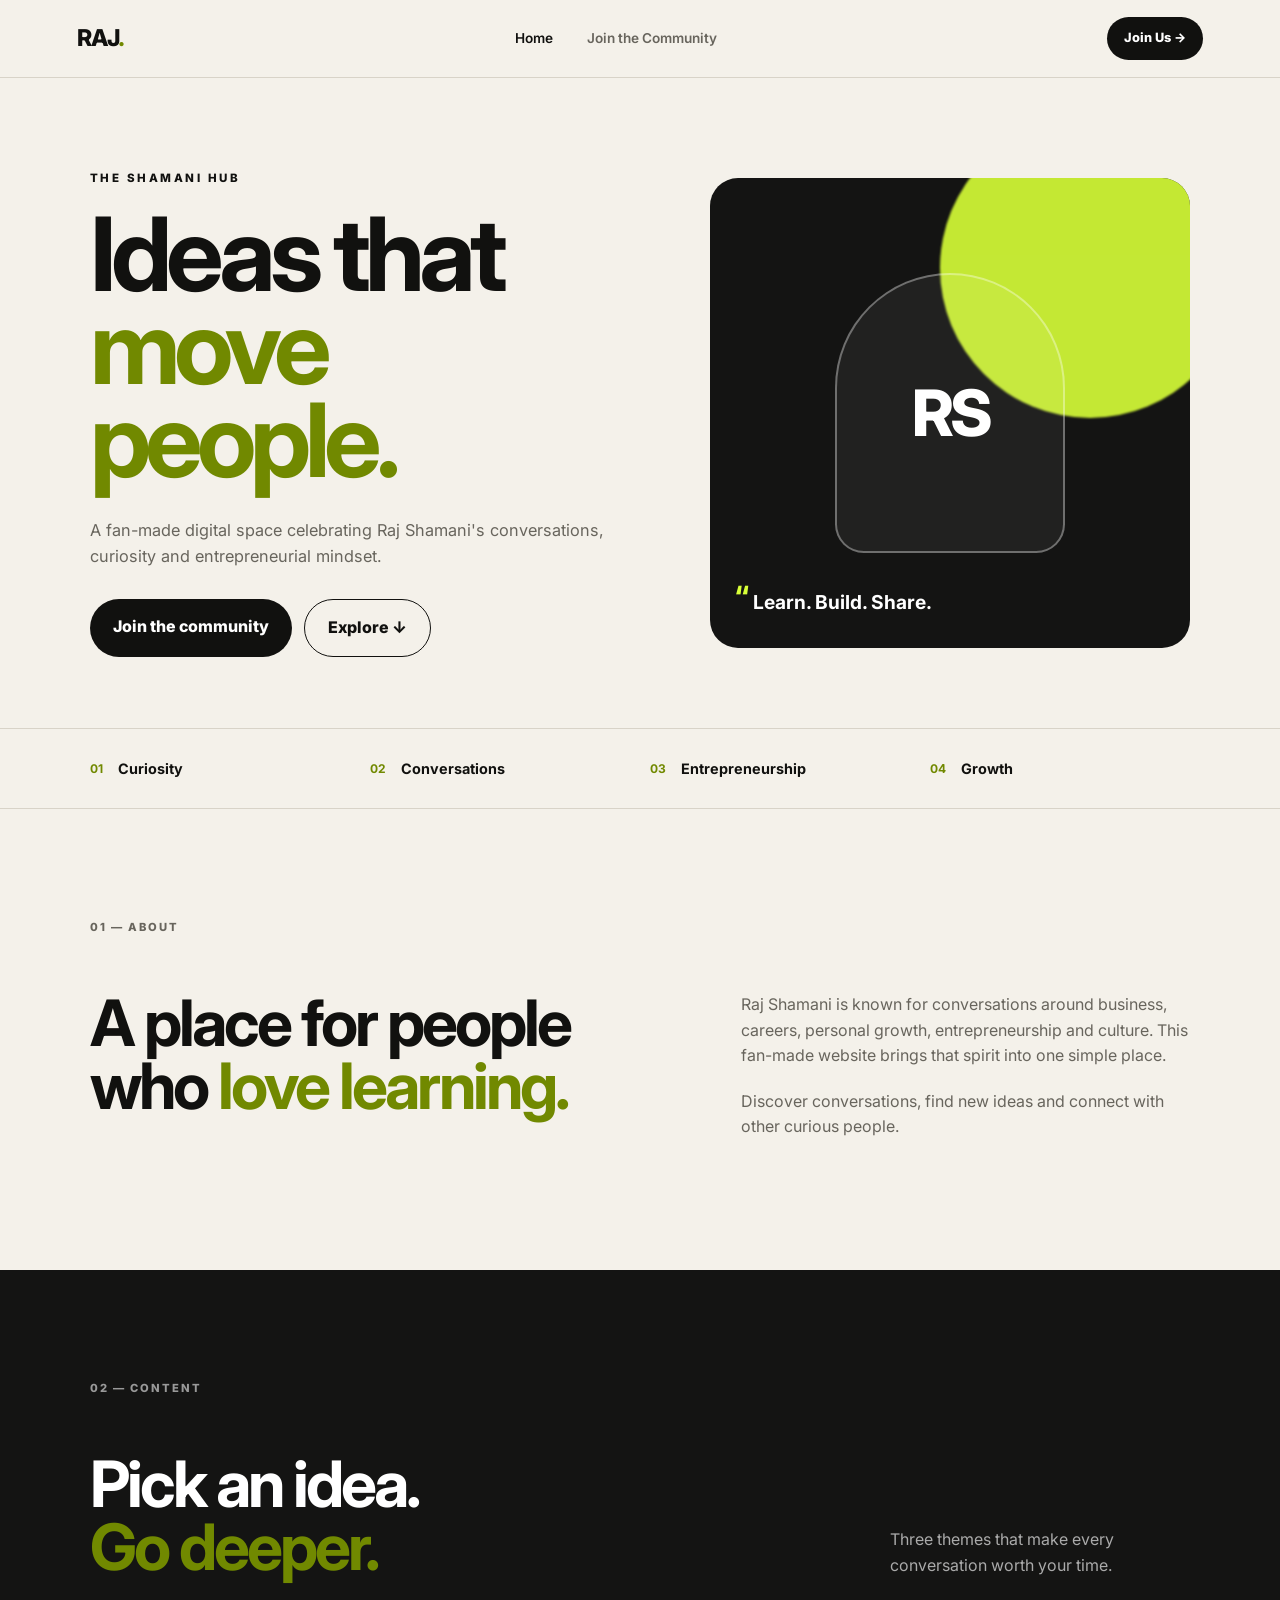
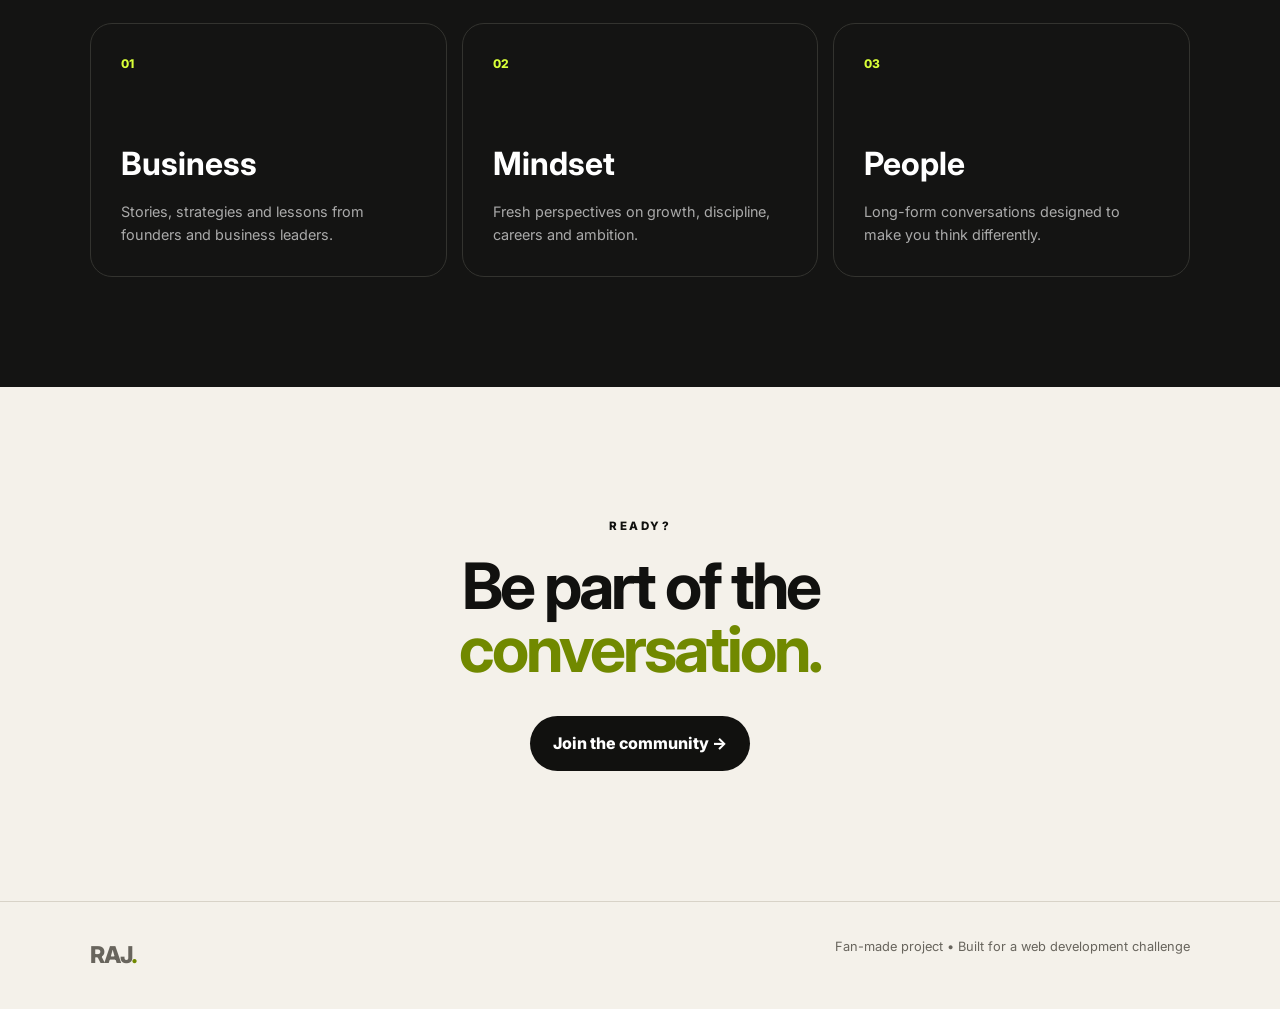
<file: index.html>
<!DOCTYPE html>
<html lang="en">
<head>
  <meta charset="UTF-8">
  <meta name="viewport" content="width=device-width, initial-scale=1.0">
  <meta name="description" content="A fan-made Raj Shamani creator hub.">
  <title>Raj Shamani | The Shamani Hub</title>
  <link rel="preconnect" href="https://fonts.googleapis.com">
  <link rel="preconnect" href="https://fonts.gstatic.com" crossorigin>
  <link href="https://fonts.googleapis.com/css2?family=Inter:wght@400;500;600;700;800&display=swap" rel="stylesheet">
  <link rel="stylesheet" href="style.css">
</head>
<body>
  <nav class="navbar">
    <a class="logo" href="index.html">RAJ<span>.</span></a>
    <div class="nav-links">
      <a class="active" href="index.html">Home</a>
      <a href="join.html">Join the Community</a>
    </div>
    <a class="nav-cta" href="join.html">Join Us →</a>
  </nav>

  <main>
    <section class="hero">
      <div class="hero-copy">
        <p class="eyebrow">THE SHAMANI HUB</p>
        <h1>Ideas that<br><span>move people.</span></h1>
        <p class="hero-text">
          A fan-made digital space celebrating Raj Shamani's conversations,
          curiosity and entrepreneurial mindset.
        </p>
        <div class="hero-buttons">
          <a class="button primary" href="join.html">Join the community</a>
          <a class="button secondary" href="#about">Explore ↓</a>
        </div>
      </div>

      <div class="hero-card">
        <div class="hero-glow"></div>
        <div class="portrait-placeholder">RS</div>
        <div class="quote">
          <span>“</span>
          Learn. Build. Share.
        </div>
      </div>
    </section>

    <section class="stats">
      <div><strong>01</strong><span>Curiosity</span></div>
      <div><strong>02</strong><span>Conversations</span></div>
      <div><strong>03</strong><span>Entrepreneurship</span></div>
      <div><strong>04</strong><span>Growth</span></div>
    </section>

    <section id="about" class="section">
      <div class="section-label">01 — ABOUT</div>
      <div class="about-grid">
        <h2>A place for people who <span>love learning.</span></h2>
        <div>
          <p>
            Raj Shamani is known for conversations around business, careers,
            personal growth, entrepreneurship and culture. This fan-made
            website brings that spirit into one simple place.
          </p>
          <p>
            Discover conversations, find new ideas and connect with other
            curious people.
          </p>
        </div>
      </div>
    </section>

    <section class="section dark-section">
      <div class="section-label">02 — CONTENT</div>
      <div class="section-heading">
        <h2>Pick an idea.<br><span>Go deeper.</span></h2>
        <p>Three themes that make every conversation worth your time.</p>
      </div>

      <div class="cards">
        <article class="content-card">
          <div class="card-number">01</div>
          <h3>Business</h3>
          <p>Stories, strategies and lessons from founders and business leaders.</p>
        </article>
        <article class="content-card">
          <div class="card-number">02</div>
          <h3>Mindset</h3>
          <p>Fresh perspectives on growth, discipline, careers and ambition.</p>
        </article>
        <article class="content-card">
          <div class="card-number">03</div>
          <h3>People</h3>
          <p>Long-form conversations designed to make you think differently.</p>
        </article>
      </div>
    </section>

    <section class="cta-section">
      <p class="eyebrow">READY?</p>
      <h2>Be part of the<br><span>conversation.</span></h2>
      <a class="button primary" href="join.html">Join the community →</a>
    </section>
  </main>

  <footer>
    <div class="logo">RAJ<span>.</span></div>
    <p>Fan-made project • Built for a web development challenge</p>
  </footer>
  <script src="script.js"></script>
</body>
</html>
</file>
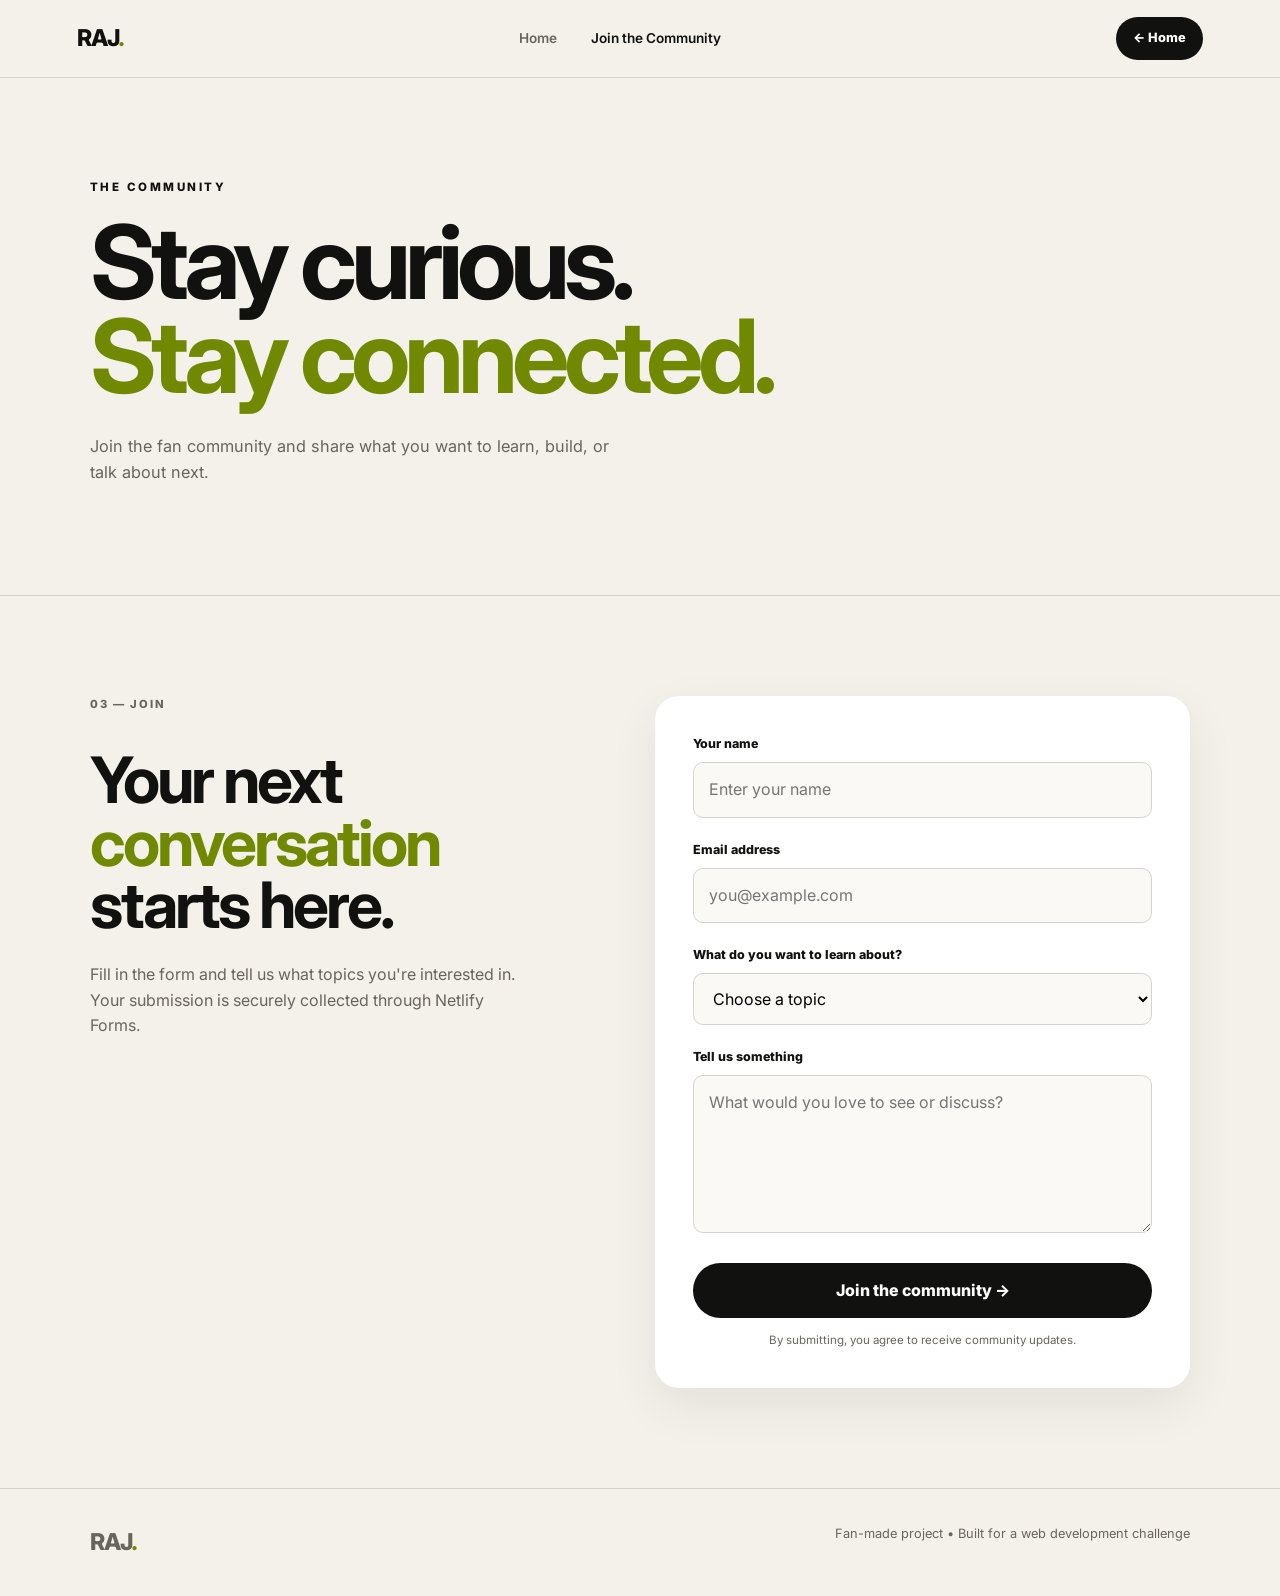
<file: join.html>
<!DOCTYPE html>
<html lang="en">
<head>
  <meta charset="UTF-8">
  <meta name="viewport" content="width=device-width, initial-scale=1.0">
  <meta name="description" content="Join the Raj Shamani fan community.">
  <title>Join | The Shamani Hub</title>
  <link rel="preconnect" href="https://fonts.googleapis.com">
  <link rel="preconnect" href="https://fonts.gstatic.com" crossorigin>
  <link href="https://fonts.googleapis.com/css2?family=Inter:wght@400;500;600;700;800&display=swap" rel="stylesheet">
  <link rel="stylesheet" href="style.css">
</head>
<body>
  <nav class="navbar">
    <a class="logo" href="index.html">RAJ<span>.</span></a>
    <div class="nav-links">
      <a href="index.html">Home</a>
      <a class="active" href="join.html">Join the Community</a>
    </div>
    <a class="nav-cta" href="index.html">← Home</a>
  </nav>

  <main>
    <section class="join-hero">
      <div>
        <p class="eyebrow">THE COMMUNITY</p>
        <h1>Stay curious.<br><span>Stay connected.</span></h1>
        <p class="hero-text">
          Join the fan community and share what you want to learn, build,
          or talk about next.
        </p>
      </div>
    </section>

    <section class="form-section">
      <div class="form-intro">
        <p class="section-label">03 — JOIN</p>
        <h2>Your next<br><span>conversation</span> starts here.</h2>
        <p>
          Fill in the form and tell us what topics you're interested in.
          Your submission is securely collected through Netlify Forms.
        </p>
      </div>

      <!-- Netlify detects this form automatically when the site is deployed on Netlify. -->
      <form name="community-signup" method="POST" data-netlify="true" netlify-honeypot="bot-field" class="signup-form">
        <input type="hidden" name="form-name" value="community-signup">
        <p class="hidden">
          <label>Don't fill this out if you're human: <input name="bot-field"></label>
        </p>

        <label for="name">Your name</label>
        <input id="name" name="name" type="text" placeholder="Enter your name" required>

        <label for="email">Email address</label>
        <input id="email" name="email" type="email" placeholder="you@example.com" required>

        <label for="topic">What do you want to learn about?</label>
        <select id="topic" name="topic" required>
          <option value="">Choose a topic</option>
          <option>Entrepreneurship</option>
          <option>Business</option>
          <option>Personal growth</option>
          <option>Technology</option>
          <option>Career & money</option>
          <option>Other</option>
        </select>

        <label for="message">Tell us something</label>
        <textarea id="message" name="message" rows="5" placeholder="What would you love to see or discuss?"></textarea>

        <button class="button primary submit-button" type="submit">Join the community →</button>
        <p class="form-note">By submitting, you agree to receive community updates.</p>
      </form>
    </section>
  </main>

  <footer>
    <div class="logo">RAJ<span>.</span></div>
    <p>Fan-made project • Built for a web development challenge</p>
  </footer>
  <script src="script.js"></script>
</body>
</html>
</file>
<file: style.css>
:root {
  --bg: #f4f1ea;
  --ink: #11110f;
  --muted: #68655d;
  --line: #d8d3c8;
  --accent: #d8ff38;
  --dark: #141413;
  --white: #ffffff;
}

* { box-sizing: border-box; margin: 0; padding: 0; }

html { scroll-behavior: smooth; }

body {
  font-family: "Inter", sans-serif;
  background: var(--bg);
  color: var(--ink);
  line-height: 1.6;
}

a { color: inherit; text-decoration: none; }

.navbar {
  height: 78px;
  padding: 0 6vw;
  display: flex;
  align-items: center;
  justify-content: space-between;
  border-bottom: 1px solid var(--line);
  position: sticky;
  top: 0;
  z-index: 20;
  background: rgba(244,241,234,.94);
  backdrop-filter: blur(12px);
}

.logo {
  font-size: 1.45rem;
  font-weight: 800;
  letter-spacing: -1px;
}

.logo span, h1 span, h2 span { color: #718900; }

.nav-links { display: flex; gap: 34px; }

.nav-links a {
  font-size: .85rem;
  font-weight: 600;
  color: var(--muted);
}

.nav-links a:hover, .nav-links .active { color: var(--ink); }

.nav-cta {
  font-size: .8rem;
  font-weight: 800;
  background: var(--ink);
  color: var(--white);
  padding: 11px 17px;
  border-radius: 99px;
}

.hero {
  min-height: 650px;
  padding: 90px 7vw 70px;
  display: grid;
  grid-template-columns: 1.05fr .95fr;
  gap: 7vw;
  align-items: center;
}

.eyebrow {
  font-size: .72rem;
  letter-spacing: 2.5px;
  font-weight: 800;
  margin-bottom: 20px;
}

.hero h1, .join-hero h1 {
  font-size: clamp(4rem, 8vw, 7.6rem);
  line-height: .91;
  letter-spacing: -6px;
  max-width: 800px;
}

.hero-text {
  color: var(--muted);
  max-width: 530px;
  margin: 30px 0;
  font-size: 1.02rem;
}

.hero-buttons { display: flex; gap: 12px; flex-wrap: wrap; }

.button {
  display: inline-block;
  border: 0;
  cursor: pointer;
  font: inherit;
  font-weight: 800;
  border-radius: 99px;
  padding: 15px 23px;
  transition: transform .2s, box-shadow .2s;
}

.button:hover { transform: translateY(-3px); }

.primary { background: var(--ink); color: var(--white); }
.secondary { border: 1px solid var(--ink); }

.hero-card {
  height: 470px;
  background: var(--dark);
  border-radius: 28px;
  position: relative;
  overflow: hidden;
  display: grid;
  place-items: center;
}

.hero-glow {
  width: 300px;
  height: 300px;
  border-radius: 50%;
  background: var(--accent);
  filter: blur(1px);
  position: absolute;
  right: -50px;
  top: -60px;
  opacity: .9;
}

.portrait-placeholder {
  width: 230px;
  height: 280px;
  border: 2px solid rgba(255,255,255,.35);
  border-radius: 120px 120px 30px 30px;
  display: grid;
  place-items: center;
  color: white;
  font-size: 4rem;
  font-weight: 800;
  letter-spacing: -4px;
  z-index: 2;
  background: rgba(255,255,255,.06);
}

.quote {
  position: absolute;
  bottom: 25px;
  left: 25px;
  color: white;
  font-size: 1.2rem;
  font-weight: 700;
  z-index: 3;
}

.quote span { color: var(--accent); font-size: 2rem; }

.stats {
  border-top: 1px solid var(--line);
  border-bottom: 1px solid var(--line);
  padding: 28px 7vw;
  display: grid;
  grid-template-columns: repeat(4,1fr);
  gap: 20px;
}

.stats div { display: flex; gap: 15px; align-items: center; }
.stats strong { font-size: .75rem; color: #718900; }
.stats span { font-weight: 700; font-size: .9rem; }

.section { padding: 110px 7vw; }
.section-label { font-size: .7rem; font-weight: 800; letter-spacing: 2px; color: var(--muted); }

.about-grid {
  margin-top: 55px;
  display: grid;
  grid-template-columns: 1.1fr .9fr;
  gap: 8vw;
}

.about-grid h2, .section-heading h2, .cta-section h2, .form-intro h2 {
  font-size: clamp(2.7rem, 5vw, 5.2rem);
  line-height: .98;
  letter-spacing: -3px;
}

.about-grid p { color: var(--muted); margin-bottom: 20px; }

.dark-section { background: var(--dark); color: white; }

.dark-section .section-label { color: #999; }

.section-heading {
  margin: 55px 0 45px;
  display: flex;
  justify-content: space-between;
  gap: 30px;
  align-items: end;
}

.section-heading p { color: #aaa; max-width: 300px; }

.cards {
  display: grid;
  grid-template-columns: repeat(3,1fr);
  gap: 15px;
}

.content-card {
  border: 1px solid #33332f;
  border-radius: 22px;
  padding: 30px;
  min-height: 250px;
  transition: transform .2s, background .2s;
}

.content-card:hover { transform: translateY(-7px); background: #1e1e1b; }

.card-number { color: var(--accent); font-weight: 800; font-size: .75rem; }
.content-card h3 { font-size: 2rem; margin: 65px 0 10px; }
.content-card p { color: #aaa; font-size: .9rem; }

.cta-section { padding: 130px 7vw; text-align: center; }
.cta-section h2 { margin-bottom: 35px; }

footer {
  padding: 35px 7vw;
  border-top: 1px solid var(--line);
  display: flex;
  justify-content: space-between;
  gap: 20px;
  color: var(--muted);
  font-size: .8rem;
}

/* Join page */
.join-hero {
  padding: 100px 7vw 80px;
  border-bottom: 1px solid var(--line);
}

.form-section {
  padding: 100px 7vw;
  display: grid;
  grid-template-columns: .9fr 1.1fr;
  gap: 10vw;
}

.form-intro h2 { margin: 35px 0 25px; }
.form-intro > p:last-child { color: var(--muted); max-width: 450px; }

.signup-form {
  background: white;
  padding: 38px;
  border-radius: 24px;
  box-shadow: 0 18px 50px rgba(0,0,0,.07);
}

.signup-form label {
  display: block;
  font-size: .78rem;
  font-weight: 800;
  margin: 0 0 8px;
}

.signup-form input,
.signup-form select,
.signup-form textarea {
  width: 100%;
  border: 1px solid #d6d3cc;
  background: #faf9f6;
  padding: 14px 15px;
  border-radius: 10px;
  margin-bottom: 22px;
  font: inherit;
  outline: none;
}

.signup-form input:focus,
.signup-form select:focus,
.signup-form textarea:focus { border-color: #111; }

.signup-form textarea { resize: vertical; }
.submit-button { width: 100%; }
.form-note { font-size: .72rem; color: var(--muted); text-align: center; margin-top: 13px; }
.hidden { display: none; }

@media (max-width: 800px) {
  .nav-links { display: none; }
  .nav-cta { padding: 9px 13px; }
  .hero { grid-template-columns: 1fr; padding-top: 65px; }
  .hero h1, .join-hero h1 { letter-spacing: -4px; }
  .hero-card { height: 380px; }
  .stats { grid-template-columns: 1fr 1fr; }
  .about-grid, .form-section { grid-template-columns: 1fr; gap: 45px; }
  .section-heading { display: block; }
  .section-heading p { margin-top: 25px; }
  .cards { grid-template-columns: 1fr; }
  .content-card h3 { margin-top: 45px; }
  footer { flex-direction: column; }
  .signup-form { padding: 25px; }
}

@media (max-width: 480px) {
  .navbar { padding: 0 5vw; }
  .hero, .section, .join-hero, .form-section, .cta-section { padding-left: 5vw; padding-right: 5vw; }
  .hero h1, .join-hero h1 { font-size: 3.7rem; }
  .stats { padding-left: 5vw; padding-right: 5vw; }
}
</file>
